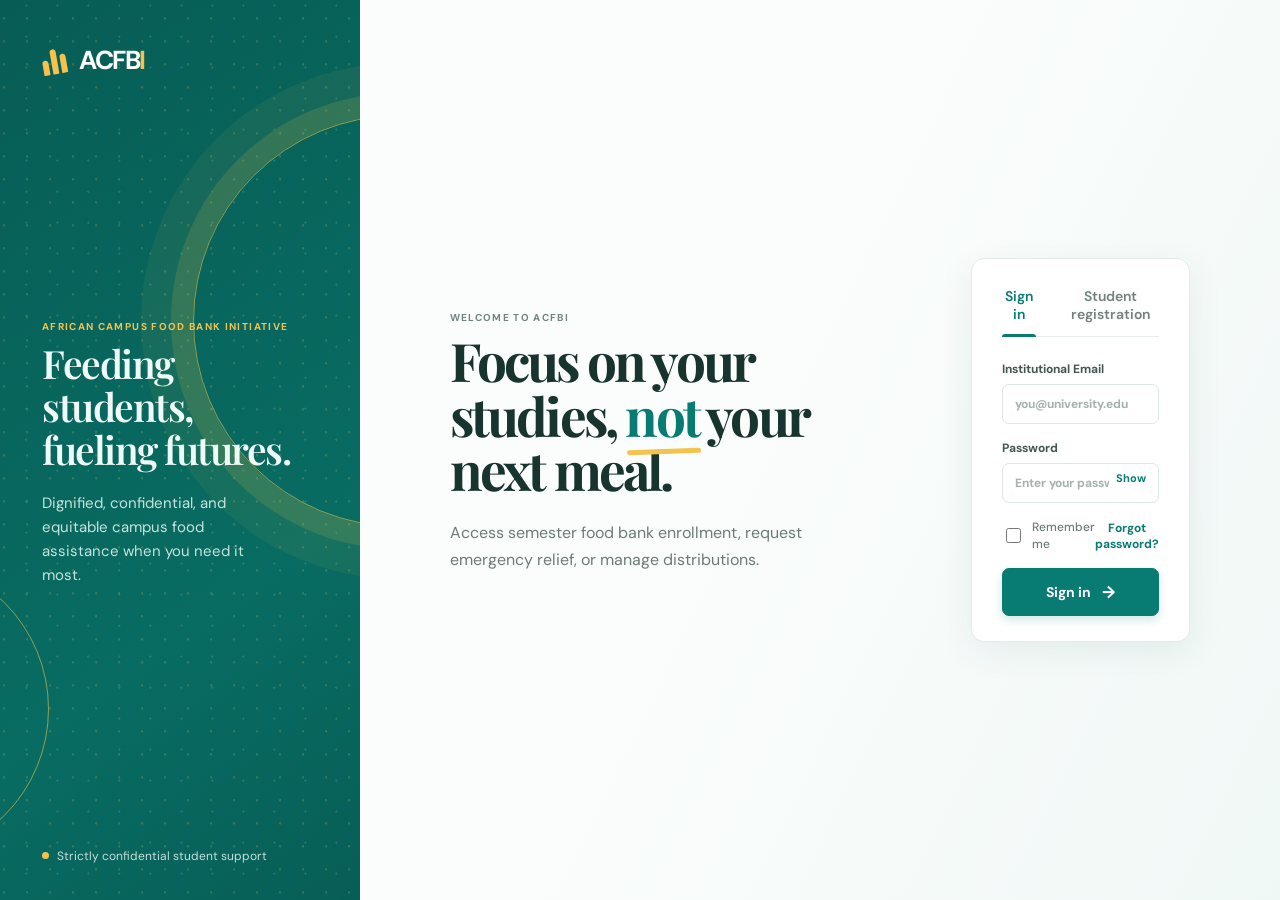
<file: index.html>
<!doctype html>
<html lang="en">
  <head>
    <meta charset="UTF-8" />
    <meta name="viewport" content="width=device-width, initial-scale=1.0" />
    <meta name="theme-color" content="#0f766e" />
    <title>ACFBI | Campus Food Support Portal</title>
    <link rel="preconnect" href="https://fonts.googleapis.com" />
    <link rel="preconnect" href="https://fonts.gstatic.com" crossorigin />
    <link
      href="https://fonts.googleapis.com/css2?family=DM+Sans:wght@400;500;600;700&family=Playfair+Display:wght@600;700&display=swap"
      rel="stylesheet"
    />
    <link rel="stylesheet" href="styles.css?v=7" />
  </head>
  <body>
    <div class="app-shell">
      <aside class="sidebar" id="sidebar">
        <a class="brand" href="#" aria-label="ACFBI home">
          <span class="brand-mark"
            ><span></span><span></span><span></span
          ></span>
          <span>ACFB<span>I</span></span>
        </a>
        <div class="sidebar-copy">
          <p class="eyebrow">AFRICAN CAMPUS FOOD BANK INITIATIVE</p>
          <h2>Feeding students, fueling futures.</h2>
          <p>
            Dignified, confidential, and equitable campus food assistance when
            you need it most.
          </p>
        </div>
        <div class="sidebar-footer">
          <span class="privacy-dot"></span> Strictly confidential student
          support
        </div>
      </aside>

      <main class="main-content">
        <button class="mobile-brand" id="mobileMenu" aria-label="Open menu">
          <span class="brand-mark"
            ><span></span><span></span><span></span
          ></span>
          ACFB<span>I</span>
        </button>

        <!-- UNIFIED AUTH VIEW -->
        <section id="authView" class="auth-view">
          <div class="auth-intro">
            <p class="eyebrow">WELCOME TO ACFBI</p>
            <h1>Focus on your studies, <em>not</em> your next meal.</h1>
            <p>
              Access semester food bank enrollment, request emergency relief, or
              manage distributions.
            </p>
          </div>
          <div class="auth-card">
            <div class="tab-list" role="tablist">
              <button class="tab active" data-auth-tab="login">Sign in</button>
              <button class="tab" data-auth-tab="register">
                Student registration
              </button>
            </div>
            <form id="loginForm" class="auth-form">
              <label
                >Institutional Email
                <input
                  type="email"
                  id="loginEmail"
                  placeholder="you@university.edu"
                  required
                />
              </label>
              <label
                >Password
                <div class="password-wrap">
                  <input
                    type="password"
                    id="loginPassword"
                    placeholder="Enter your password"
                    required
                  />
                  <button
                    type="button"
                    class="show-password"
                    aria-label="Show password"
                  >
                    Show
                  </button>
                </div>
              </label>
              <div class="auth-options">
                <label class="check-label"
                  ><input type="checkbox" /> Remember me</label
                >
                <button type="button" class="text-button" id="forgotPassword">
                  Forgot password?
                </button>
              </div>
              <button class="primary-button full" type="submit">
                Sign in <span>→</span>
              </button>
            </form>

            <form id="registerForm" class="auth-form hidden">
              <div class="two-col">
                <label
                  >First name<input
                    type="text"
                    id="firstName"
                    placeholder="Amina"
                    required
                /></label>
                <label
                  >Last name<input
                    type="text"
                    id="lastName"
                    placeholder="Okafor"
                    required
                /></label>
              </div>
              <label
                >School email<input
                  type="email"
                  id="registerEmail"
                  placeholder="you@university.edu"
                  required
              /></label>
              <label
                >Matric number<input
                  type="text"
                  id="registerMatric"
                  placeholder="e.g. U2023/123456"
                  required
              /></label>
              <label
                >Create password
                <div class="password-wrap">
                  <input
                    type="password"
                    id="registerPassword"
                    minlength="6"
                    placeholder="Minimum 6 characters"
                    required
                  />
                  <button
                    type="button"
                    class="show-password"
                    aria-label="Show password"
                  >
                    Show
                  </button>
                </div>
              </label>
              <label class="check-label terms"
                ><input type="checkbox" required /> I agree to the ACFBI terms
                of student support and privacy policy.</label
              >
              <button class="primary-button full" type="submit">
                Create secure account <span>→</span>
              </button>
            </form>
          </div>
        </section>

        <!-- STUDENT DASHBOARD -->
        <section id="studentView" class="dashboard-view hidden">
          <header class="topbar">
            <div>
              <p class="eyebrow" id="studentDate"></p>
              <h1>Good morning, <span id="studentName">Student</span>.</h1>
            </div>
            <div class="top-actions">
              <button
                class="icon-button notification-button"
                id="notificationButton"
                aria-label="Notifications"
              >
                ♧<i></i>
              </button>
              <button class="profile-button" id="profileButton">
                <span id="profileInitials">ST</span
                ><strong id="profileName">Student</strong><b>⌄</b>
              </button>
              <button
                class="secondary-button"
                id="studentLogout"
                style="padding: 6px 12px; font-size: 0.85rem"
              >
                Sign out
              </button>
            </div>
          </header>

          <div id="notificationsPanel" class="notifications-panel hidden">
            <div class="panel-heading">
              <strong>Notifications</strong
              ><button class="text-button" id="markRead">Mark all read</button>
            </div>
            <div id="notificationList"></div>
          </div>

          <nav class="dashboard-nav" aria-label="Student navigation">
            <button class="nav-item active" data-student-page="overview">
              Overview
            </button>
            <button class="nav-item" data-student-page="apply">
              Apply for food support
            </button>
            <button class="nav-item" data-student-page="history">
              Application history
            </button>
            <button class="nav-item" data-student-page="schedule">
              Pick-up schedule
            </button>
          </nav>

          <section id="student-overview" class="student-page">
            <div class="stat-grid">
              <article class="stat-card">
                <span class="stat-icon teal">✓</span>
                <p>Enrollment status</p>
                <h3 id="currentStatus">None</h3>
                <small id="statusCaption">No active semester application</small>
              </article>
              <article class="stat-card">
                <span class="stat-icon amber">▣</span>
                <p>Food hampers received</p>
                <h3 id="packagesCount">0</h3>
                <small>Bi-weekly pickups this semester</small>
              </article>
              <article class="stat-card">
                <span class="stat-icon coral">◷</span>
                <p>Next pick-up window</p>
                <h3 id="nextCollection">N/A</h3>
                <small>Campus Food Bank Centre</small>
              </article>
            </div>
            <div class="content-grid overview-grid">
              <article class="card help-card">
                <div class="help-art">
                  <span>♢</span><span>○</span><span>✦</span>
                </div>
                <p class="eyebrow">ACFBI CAMPUS SUPPORT</p>
                <h2>Empowering your academic journey.</h2>
                <p>
                  Facing unexpected hardship? Reach out directly to your local
                  campus coordinator.
                </p>
                <button class="text-button" id="contactSupport">
                  Contact campus coordinator →
                </button>
              </article>
            </div>
          </section>

          <section id="student-apply" class="student-page hidden">
            <div class="page-title">
              <div>
                <p class="eyebrow">CAMPUS FOOD BANK INTAKE</p>
                <h2>Apply for food assistance</h2>
                <p>
                  Applications are screened confidentially by the committee.
                </p>
              </div>
              <span class="confidential-badge">◈ ACFBI Confidential</span>
            </div>
            <form id="applicationForm" class="application-form card">
              <div class="form-section">
                <h3>1. Student Verification</h3>
                <p>
                  Ensure details match your active institutional registration.
                </p>
                <div class="two-col">
                  <label
                    >Matric number<input
                      id="appMatric"
                      required
                      placeholder="e.g. U2023/123456" /></label
                  ><label
                    >University email<input
                      id="appEmail"
                      type="email"
                      required
                      placeholder="you@university.edu"
                  /></label>
                </div>
                <label
                  >Student ID card <span class="optional">(Image or PDF)</span>
                  <div class="file-upload">
                    <input
                      type="file"
                      id="idUpload"
                      accept="image/*,.pdf"
                    /><span class="upload-icon">↑</span
                    ><strong id="fileName">Upload student ID card</strong
                    ><small>PNG, JPG or PDF — max 5 MB</small>
                  </div></label
                >
              </div>
              <div class="form-section">
                <h3>2. Support Request Details</h3>
                <div class="two-col">
                  <label
                    >Academic session / term<select id="supportPeriod" required>
                      <option value="">Select academic session</option>
                      <option>Harmattan Semester 2026/2027</option>
                      <option>Rain Semester 2026/2027</option>
                      <option>Summer Session 2027</option>
                    </select></label
                  ><label
                    >Preferred food hamper<select id="packageType" required>
                      <option value="">Select hamper type</option>
                      <option>Grains & Staples Pack</option>
                      <option>Nutritional Support Pack</option>
                      <option>Halal / Vegetarian Option</option>
                    </select></label
                  >
                </div>
                <label
                  >Briefly describe your current situation
                  <span class="optional">(optional)</span
                  ><textarea
                    id="situation"
                    rows="4"
                    placeholder="Share any relevant financial or family challenges. This helps us prioritize aid fairly."
                  ></textarea></label
                ><label class="check-label"
                  ><input type="checkbox" id="urgency" />
                  <strong>Emergency Request:</strong> I am in immediate distress
                  and require emergency relief within 48 hours.</label
                >
              </div>
              <div class="form-section">
                <h3>3. Declaration</h3>
                <label class="check-label"
                  ><input type="checkbox" id="declaration" required /> I confirm
                  that the information provided is accurate and agree to the
                  ACFBI terms of fair distribution.</label
                ><button class="primary-button" type="submit">
                  Submit application <span>→</span>
                </button>
              </div>
            </form>
          </section>

          <section id="student-history" class="student-page hidden">
            <div class="page-title">
              <div>
                <p class="eyebrow">YOUR REQUESTS</p>
                <h2>Application history</h2>
                <p>
                  Track your semester cohort and emergency relief applications.
                </p>
              </div>
              <button class="primary-button" data-student-page="apply">
                New request <span>+</span>
              </button>
            </div>
            <div class="card table-card">
              <table>
                <thead>
                  <tr>
                    <th>APPLICATION</th>
                    <th>SUBMITTED</th>
                    <th>HAMPER TYPE</th>
                    <th>STATUS</th>
                    <th></th>
                  </tr>
                </thead>
                <tbody id="historyBody"></tbody>
              </table>
            </div>
          </section>

          <section id="student-schedule" class="student-page hidden">
            <div class="page-title">
              <div>
                <p class="eyebrow">BI-WEEKLY PICKUP DETAILS</p>
                <h2>Distribution schedule</h2>
                <p>
                  Collect approved food packages at the designated campus
                  center.
                </p>
              </div>
            </div>
            <div class="schedule-layout">
              <div class="card schedule-card">
                <div class="schedule-date">
                  <div>
                    <span>TBD</span><strong>--</strong><small>---</small>
                  </div>
                  <div>
                    <p class="eyebrow">COLLECTION APPOINTMENT</p>
                    <h3>Pick-up Details</h3>
                    <p>Collection window details appear here once approved.</p>
                  </div>
                </div>
                <div class="schedule-info">
                  <p>
                    <span>⌖</span><strong>Campus Food Bank Centre</strong
                    ><br /><small>Ground floor, Student Union Building</small>
                  </p>
                  <p>
                    <span>▣</span
                    ><strong>Bring student ID & collection code</strong
                    ><br /><small
                      >Your verification code:
                      <b id="collectionCode">N/A</b></small
                    >
                  </p>
                </div>
                <button class="secondary-button" id="addCalendar">
                  ＋ Add to calendar
                </button>
              </div>
              <div class="card pickup-note">
                <span>☀</span>
                <h3>Dignified & discreet collection</h3>
                <p>
                  Please arrive with your student ID during your allocated
                  window. If you cannot attend, notify your campus coordinator
                  in advance.
                </p>
                <button class="text-button" id="contactSupport2">
                  Contact coordinator →
                </button>
              </div>
            </div>
          </section>
        </section>

        <!-- ADMIN PORTAL -->
        <section id="adminView" class="admin-view hidden">
          <header class="admin-header">
            <div class="brand compact">
              <span class="brand-mark"
                ><span></span><span></span><span></span></span
              ><span>ACFB<span>I</span></span>
            </div>
            <div class="admin-title">
              <p class="eyebrow">ADMIN PORTAL</p>
              <h2>Campus Food Bank Management</h2>
            </div>
            <div class="admin-right">
              <button class="icon-button" id="adminNotification">
                ♧<i></i>
              </button>
              <button class="profile-button" id="adminProfile">
                <span>YI</span><strong>Yusuf Iteoluwakiishi</strong><b>⌄</b>
              </button>
            </div>
          </header>

          <div class="admin-body">
            <aside class="admin-sidebar">
              <button class="admin-nav active" data-admin-page="admin-overview">
                <span>▦</span> Overview
              </button>
              <button class="admin-nav" data-admin-page="admin-applications">
                <span>▤</span> Applications <b id="pendingBadge">0</b>
              </button>
              <button class="admin-nav" data-admin-page="admin-distribution">
                <span>□</span> Distribution
              </button>
              <button class="admin-nav" data-admin-page="admin-reports">
                <span>◔</span> Reports & analytics
              </button>
              <div class="admin-bottom">
                <button class="admin-nav" id="adminLogout">
                  <span>⇥</span> Sign out
                </button>
              </div>
            </aside>

            <main class="admin-main">
              <section id="admin-overview" class="admin-page">
                <div class="page-title">
                  <div>
                    <p class="eyebrow">OVERVIEW</p>
                    <h1>Good morning, Yusuf.</h1>
                    <p>ACFBI campus food assistance operations summary.</p>
                  </div>
                  <button class="secondary-button" id="exportSummary">
                    ⇩ Export summary
                  </button>
                </div>
                <div class="admin-stat-grid">
                  <article>
                    <span class="metric-icon yellow">▤</span>
                    <p>Pending screening</p>
                    <h2 id="pendingCount">0</h2>
                    <small>Awaiting review</small>
                  </article>
                  <article>
                    <span class="metric-icon green">✓</span>
                    <p>Enrolled cohort</p>
                    <h2 id="approvedCount">0</h2>
                    <small>Verified for semester</small>
                  </article>
                  <article>
                    <span class="metric-icon purple">▣</span>
                    <p>Hampers distributed</p>
                    <h2 id="distributedCount">0</h2>
                    <small>Total handovers</small>
                  </article>
                  <article>
                    <span class="metric-icon coral">⌁</span>
                    <p>Emergency requests</p>
                    <h2 id="urgentCount">0</h2>
                    <small class="urgent-copy">48-hour priority</small>
                  </article>
                </div>
                <div class="admin-grid">
                  <article class="card admin-list-card">
                    <div class="card-heading">
                      <div>
                        <h2>Applications awaiting review</h2>
                        <p>Prioritize emergency requests first.</p>
                      </div>
                      <button
                        class="text-button"
                        data-admin-page="admin-applications"
                      >
                        View all →
                      </button>
                    </div>
                    <div id="awaitingList" class="awaiting-list"></div>
                  </article>
                  <article class="card activity-card">
                    <div class="card-heading">
                      <div>
                        <h2>Recent program activity</h2>
                        <p>Latest updates across intake and distributions.</p>
                      </div>
                    </div>
                    <div id="activityList" class="activity-list"></div>
                  </article>
                </div>
              </section>

              <section id="admin-applications" class="admin-page hidden">
                <div class="page-title">
                  <div>
                    <p class="eyebrow">STUDENT REQUESTS</p>
                    <h1>Applications & Screening</h1>
                    <p>
                      Screen student applications for cohort enrollment or
                      emergency aid.
                    </p>
                  </div>
                  <button class="secondary-button" id="exportApplications">
                    ⇩ Export data
                  </button>
                </div>
                <div class="filter-row">
                  <div class="search-box">
                    ⌕
                    <input
                      id="applicationSearch"
                      placeholder="Search student name or matric number"
                    />
                  </div>
                  <select id="statusFilter">
                    <option value="all">All statuses</option>
                    <option value="Pending">Pending screening</option>
                    <option value="Approved">Approved / Enrolled</option>
                    <option value="Rejected">Declined</option>
                  </select>
                </div>
                <div class="card table-card admin-table-card">
                  <table>
                    <thead>
                      <tr>
                        <th>STUDENT</th>
                        <th>SESSION / HAMPER</th>
                        <th>NEED LEVEL</th>
                        <th>SUBMITTED</th>
                        <th>STATUS</th>
                        <th></th>
                      </tr>
                    </thead>
                    <tbody id="adminApplicationsBody"></tbody>
                  </table>
                </div>
              </section>

              <section id="admin-distribution" class="admin-page hidden">
                <div class="page-title">
                  <div>
                    <p class="eyebrow">CAMPUS FOOD BANK CENTRE</p>
                    <h1>Distribution schedule</h1>
                    <p>
                      Organize bi-weekly collection slots and record hampers
                      distributed.
                    </p>
                  </div>
                  <button class="primary-button" id="newSlot">
                    ＋ Add pickup slot
                  </button>
                </div>
                <div class="distribution-grid">
                  <article class="card">
                    <h2>Upcoming collection slots</h2>
                    <div id="sessionsList" class="sessions-list">
                      <p
                        style="
                          color: #7b8b87;
                          text-align: center;
                          padding: 16px;
                        "
                      >
                        No distribution slots scheduled.
                      </p>
                    </div>
                  </article>
                  <article class="card">
                    <h2>Today’s hampers distributed</h2>
                    <div class="collection-progress">
                      <p><strong>0</strong> food hampers handed over</p>
                      <button class="secondary-button" id="recordCollection">
                        Record handover
                      </button>
                    </div>
                  </article>
                </div>
              </section>

              <section id="admin-reports" class="admin-page hidden">
                <div class="page-title">
                  <div>
                    <p class="eyebrow">PROGRAM EVALUATION</p>
                    <h1>Reports & analytics</h1>
                    <p>
                      Monitor program reach, cohort transitions, and emergency
                      relief volume.
                    </p>
                  </div>
                  <button class="secondary-button" id="downloadReport">
                    ⇩ Download report
                  </button>
                </div>
                <div class="analytics-grid">
                  <article class="card full-span insight-table">
                    <h2>ACFBI Demand & Impact Summary</h2>
                    <p style="padding: 16px; color: #7b8b87">
                      Analytics update automatically as student requests are
                      processed.
                    </p>
                  </article>
                </div>
              </section>
            </main>
          </div>
        </section>
      </main>
    </div>

    <div class="modal-backdrop hidden" id="modalBackdrop">
      <div class="modal" id="modal">
        <button class="modal-close" id="modalClose">×</button>
        <div id="modalContent"></div>
      </div>
    </div>
    <div id="toast" class="toast hidden"></div>
    <script src="app.js?v=8"></script>
  </body>
</html>
</file>
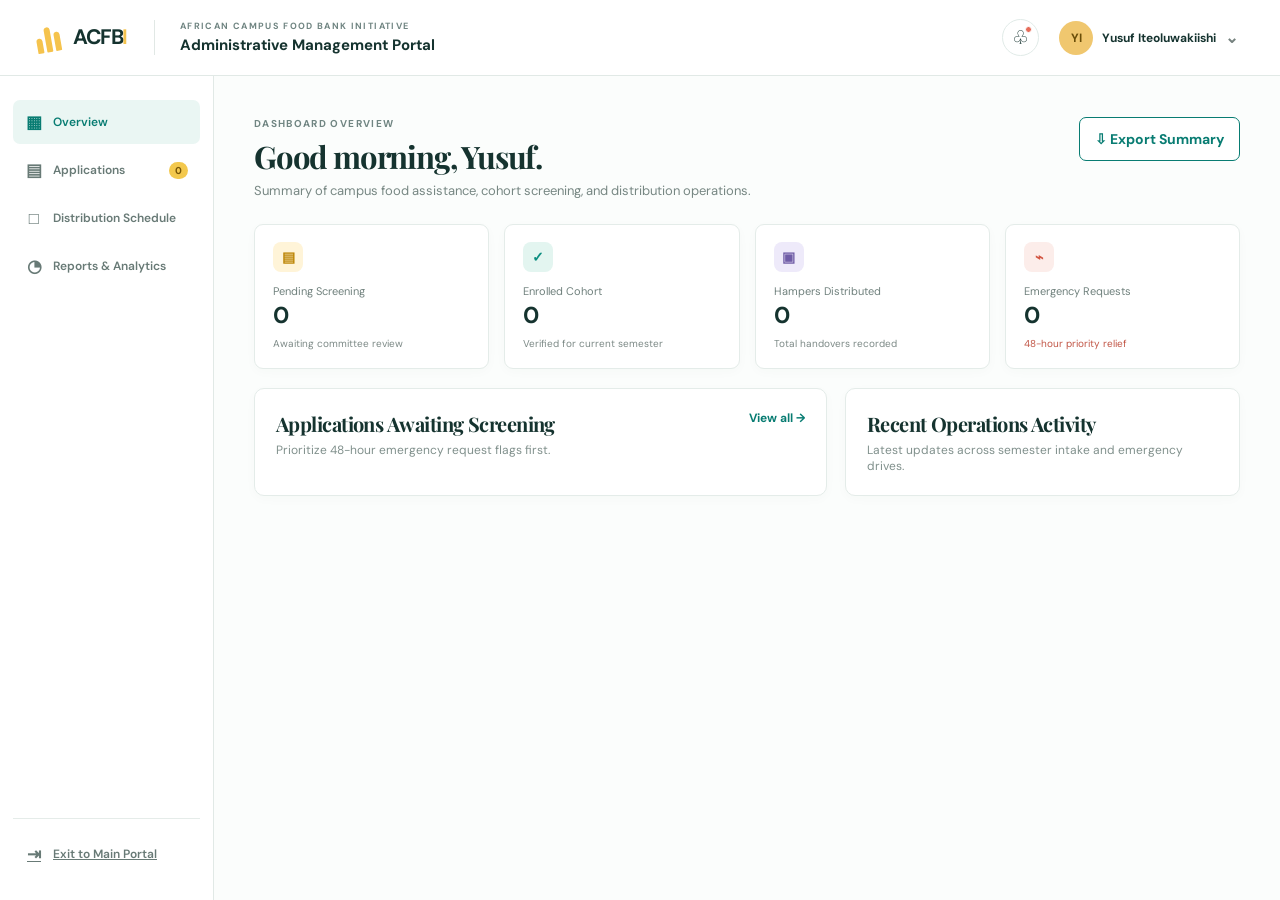
<file: admin.html>
<!doctype html>
<html lang="en">
  <head>
    <meta charset="UTF-8" />
    <meta name="viewport" content="width=device-width, initial-scale=1.0" />
    <meta name="theme-color" content="#0f766e" />
    <title>ACFBI | Administrative Management Portal</title>
    <link rel="preconnect" href="https://fonts.googleapis.com" />
    <link rel="preconnect" href="https://fonts.gstatic.com" crossorigin />
    <link
      href="https://fonts.googleapis.com/css2?family=DM+Sans:wght@400;500;600;700&family=Playfair+Display:wght@600;700&display=swap"
      rel="stylesheet"
    />
    <link rel="stylesheet" href="styles.css?v=8" />
  </head>
  <body class="admin-body-only">
    <div class="admin-portal-wrapper">
      <!-- ADMIN HEADER -->
      <header class="admin-header">
        <div class="brand compact">
          <span class="brand-mark"
            ><span></span><span></span><span></span
          ></span>
          <span>ACFB<span>I</span></span>
        </div>
        <div class="admin-title">
          <p class="eyebrow">AFRICAN CAMPUS FOOD BANK INITIATIVE</p>
          <h2>Administrative Management Portal</h2>
        </div>
        <div class="admin-right">
          <button
            class="icon-button"
            id="adminNotification"
            aria-label="Notifications"
          >
            ♧<i></i>
          </button>
          <button class="profile-button" id="adminProfile">
            <span>YI</span>
            <strong>Yusuf Iteoluwakiishi</strong>
            <b>⌄</b>
          </button>
        </div>
      </header>

      <div class="admin-body">
        <!-- ADMIN NAVIGATION SIDEBAR -->
        <aside class="admin-sidebar">
          <button class="admin-nav active" data-admin-page="admin-overview">
            <span>▦</span> Overview
          </button>
          <button class="admin-nav" data-admin-page="admin-applications">
            <span>▤</span> Applications <b id="pendingBadge">0</b>
          </button>
          <button class="admin-nav" data-admin-page="admin-distribution">
            <span>□</span> Distribution Schedule
          </button>
          <button class="admin-nav" data-admin-page="admin-reports">
            <span>◔</span> Reports & Analytics
          </button>
          <div class="admin-bottom">
            <a href="index.html" class="admin-nav" id="adminLogout">
              <span>⇥</span> Exit to Main Portal
            </a>
          </div>
        </aside>

        <!-- MAIN ADMIN DASHBOARD CONTENT -->
        <main class="admin-main">
          <!-- SECTION 1: OVERVIEW -->
          <section id="admin-overview" class="admin-page">
            <div class="page-title">
              <div>
                <p class="eyebrow">DASHBOARD OVERVIEW</p>
                <h1>Good morning, Yusuf.</h1>
                <p>
                  Summary of campus food assistance, cohort screening, and
                  distribution operations.
                </p>
              </div>
              <button class="secondary-button" id="exportSummary">
                ⇩ Export Summary
              </button>
            </div>

            <div class="admin-stat-grid">
              <article class="stat-card">
                <span class="metric-icon yellow">▤</span>
                <p>Pending Screening</p>
                <h2 id="pendingCount">0</h2>
                <small>Awaiting committee review</small>
              </article>
              <article class="stat-card">
                <span class="metric-icon green">✓</span>
                <p>Enrolled Cohort</p>
                <h2 id="approvedCount">0</h2>
                <small>Verified for current semester</small>
              </article>
              <article class="stat-card">
                <span class="metric-icon purple">▣</span>
                <p>Hampers Distributed</p>
                <h2 id="distributedCount">0</h2>
                <small>Total handovers recorded</small>
              </article>
              <article class="stat-card">
                <span class="metric-icon coral">⌁</span>
                <p>Emergency Requests</p>
                <h2 id="urgentCount">0</h2>
                <small class="urgent-copy">48-hour priority relief</small>
              </article>
            </div>

            <div class="admin-grid">
              <article class="card admin-list-card">
                <div class="card-heading">
                  <div>
                    <h2>Applications Awaiting Screening</h2>
                    <p>Prioritize 48-hour emergency request flags first.</p>
                  </div>
                  <button
                    class="text-button"
                    data-admin-page="admin-applications"
                  >
                    View all →
                  </button>
                </div>
                <div id="awaitingList" class="awaiting-list">
                  <!-- Dynamically populated via app.js -->
                </div>
              </article>

              <article class="card activity-card">
                <div class="card-heading">
                  <div>
                    <h2>Recent Operations Activity</h2>
                    <p>
                      Latest updates across semester intake and emergency
                      drives.
                    </p>
                  </div>
                </div>
                <div id="activityList" class="activity-list">
                  <!-- Dynamically populated via app.js -->
                </div>
              </article>
            </div>
          </section>

          <!-- SECTION 2: APPLICATIONS SCREENING -->
          <section id="admin-applications" class="admin-page hidden">
            <div class="page-title">
              <div>
                <p class="eyebrow">STUDENT REQUESTS</p>
                <h1>Applications & Screening</h1>
                <p>
                  Confidential evaluation for semester cohort enrollment and
                  emergency assistance.
                </p>
              </div>
              <button class="secondary-button" id="exportApplications">
                ⇩ Export Application Data
              </button>
            </div>

            <div class="filter-row">
              <div class="search-box">
                ⌕
                <input
                  id="applicationSearch"
                  placeholder="Search by student name or matric number"
                />
              </div>
              <select id="statusFilter">
                <option value="all">All Application Statuses</option>
                <option value="Pending">Pending Screening</option>
                <option value="Approved">Approved / Enrolled Cohort</option>
                <option value="Rejected">Declined Requests</option>
              </select>
            </div>

            <div class="card table-card admin-table-card">
              <table>
                <thead>
                  <tr>
                    <th>STUDENT</th>
                    <th>SESSION / HAMPER</th>
                    <th>NEED LEVEL</th>
                    <th>SUBMITTED</th>
                    <th>STATUS</th>
                    <th>ACTIONS</th>
                  </tr>
                </thead>
                <tbody id="adminApplicationsBody">
                  <!-- Dynamically populated via app.js -->
                </tbody>
              </table>
            </div>
          </section>

          <!-- SECTION 3: CAMPUS DISTRIBUTION SCHEDULE -->
          <section id="admin-distribution" class="admin-page hidden">
            <div class="page-title">
              <div>
                <p class="eyebrow">CAMPUS FOOD BANK CENTRE</p>
                <h1>Distribution & Pick-up Slots</h1>
                <p>
                  Manage bi-weekly collection slots and record food package
                  handovers at the Student Union Centre.
                </p>
              </div>
              <button class="primary-button" id="newSlot">
                ＋ Add Collection Slot
              </button>
            </div>

            <div class="distribution-grid">
              <article class="card">
                <h2>Upcoming Bi-Weekly Collection Slots</h2>
                <div id="sessionsList" class="sessions-list">
                  <p style="color: #7b8b87; text-align: center; padding: 16px">
                    No distribution slots currently scheduled.
                  </p>
                </div>
              </article>

              <article class="card">
                <h2>Record Package Handover</h2>
                <div class="collection-progress">
                  <p>
                    Track package handovers for verified student IDs in real
                    time.
                  </p>
                  <button class="secondary-button" id="recordCollection">
                    Record Package Handover
                  </button>
                </div>
              </article>
            </div>
          </section>

          <!-- SECTION 4: PROGRAM REPORTS & ANALYTICS -->
          <section id="admin-reports" class="admin-page hidden">
            <div class="page-title">
              <div>
                <p class="eyebrow">PROGRAM EVALUATION</p>
                <h1>Reports & Impact Metrics</h1>
                <p>
                  Monitor campus reach, beneficiary volume, and hardship
                  mitigation indicators.
                </p>
              </div>
              <button class="secondary-button" id="downloadReport">
                ⇩ Download Full Analytics Report
              </button>
            </div>

            <div class="analytics-grid">
              <article class="card full-span insight-table">
                <h2>ACFBI Demand & Performance Metrics Summary</h2>
                <p style="padding: 16px; color: #7b8b87">
                  Metrics update automatically as applicant intake cycles and
                  distributions are processed.
                </p>
              </article>
            </div>
          </section>
        </main>
      </div>
    </div>

    <!-- MODAL & NOTIFICATION CONTAINER -->
    <div class="modal-backdrop hidden" id="modalBackdrop">
      <div class="modal" id="modal">
        <button class="modal-close" id="modalClose">×</button>
        <div id="modalContent"></div>
      </div>
    </div>
    <div id="toast" class="toast hidden"></div>

    <script src="app.js?v=8"></script>
    <script>
      // Automatically switch to admin view on script load for admin.html
      document.addEventListener("DOMContentLoaded", () => {
        if (typeof switchMainView === "function") {
          switchMainView("admin");
        }
      });
    </script>
  </body>
</html>
</file>
<file: styles.css>
:root { --ink:#15332f; --muted:#6d7b78; --line:#e5ece9; --paper:#fbfdfc; --teal:#087c72; --teal-dark:#075f58; --pale:#e7f5f1; --yellow:#f7bf42; --coral:#e66c59; --purple:#7762a8; --shadow:0 10px 35px rgba(27,73,64,.08); }
* { box-sizing:border-box; }
body { margin:0; color:var(--ink); background:var(--paper); font-family:"DM Sans",Arial,sans-serif; font-size:14px; }
button,input,textarea,select { font:inherit; } button { cursor:pointer; } .hidden { display:none!important; }
.app-shell { min-height:100vh; display:grid; grid-template-columns:360px minmax(0,1fr); }
.app-shell.dashboard-shell { display:block; }
.dashboard-shell .sidebar { display:none; }
.sidebar { position:sticky; top:0; align-self:start; height:100vh; padding:46px 42px 36px; color:#effaf7; display:flex; flex-direction:column; overflow:hidden; background:#075e57; background-image:radial-gradient(circle at 18% 80%,rgba(225,180,71,.22) 0 1px,transparent 1.4px),radial-gradient(circle at 85% 18%,rgba(255,255,255,.11) 0 1px,transparent 1.3px),linear-gradient(145deg,#075d56,#086c62 66%,#075e57); background-size:23px 23px,31px 31px,auto; }
.sidebar:before,.sidebar:after { content:""; position:absolute; pointer-events:none; border:1px solid rgba(245,197,70,.58); border-radius:50%; } .sidebar:before { width:410px;height:410px; right:-245px;top:115px; box-shadow:0 0 0 22px rgba(245,197,70,.13),0 0 0 52px rgba(245,197,70,.06); }.sidebar:after {width:300px;height:300px;left:-253px;bottom:40px;}
.brand { color:#fff; text-decoration:none; font-size:26px; line-height:1; font-weight:700; letter-spacing:-1.4px; display:inline-flex; align-items:center; gap:10px; z-index:1; }.brand>span:last-child>span,.mobile-brand>span:last-child { color:#f4c34e; }.brand-mark { position:relative; display:inline-flex!important; width:27px;height:28px; transform:rotate(-10deg); align-items:flex-end;gap:3px; }.brand-mark span{ display:block;width:6px;border-radius:8px 8px 2px 2px; background:#f5c34d;}.brand-mark span:nth-child(1){height:15px}.brand-mark span:nth-child(2){height:25px}.brand-mark span:nth-child(3){height:19px}
.sidebar-copy { z-index:1; margin:auto 0; max-width:260px; }.eyebrow { color:#708582; margin:0 0 9px; letter-spacing:1.35px; font-weight:700; font-size:10px; }.sidebar .eyebrow { color:#f4c34e; }.sidebar h2 { font-family:"Playfair Display",serif; font-weight:600; font-size:39px; line-height:1.1; letter-spacing:-1.5px; margin:0 0 20px; }.sidebar-copy>p:last-child { font-size:15px;line-height:1.6;max-width:215px;color:#c8e3dd; }.sidebar-footer { position:relative;z-index:1;color:#c6ded9;font-size:12px;display:flex;gap:8px;align-items:center; }.privacy-dot { height:7px;width:7px;border-radius:50%;background:#f4c34e; }
.main-content { min-width:0; }.auth-view { min-height:100vh; display:flex;align-items:center;justify-content:center;gap:min(10vw,145px);padding:48px 7vw;background:linear-gradient(116deg,#fbfdfc 40%,#f0f8f6); }.auth-intro { max-width:440px; }.auth-intro h1 { font-family:"Playfair Display",serif;font-size:53px;letter-spacing:-2.8px;line-height:1.03;margin:0 0 22px;color:#17342f; }.auth-intro h1 em { color:var(--teal);font-style:normal;position:relative;}.auth-intro h1 em:after { content:"";position:absolute;bottom:-4px;left:2px;height:5px;width:100%;background:#f2c34d;border-radius:4px;transform:rotate(-2deg); }.auth-intro>p:last-child { line-height:1.7;color:var(--muted);font-size:16px;max-width:385px;}.auth-card { width:400px; max-width:100%; padding:28px 30px 25px; background:white;border:1px solid #e4ece9;border-radius:13px;box-shadow:var(--shadow); }.tab-list {display:flex;border-bottom:1px solid var(--line);margin-bottom:24px;gap:26px;}.tab {padding:0 2px 13px;border:0;background:transparent;color:#72817d;font-weight:600;position:relative;}.tab.active {color:var(--teal);}.tab.active:after {content:"";height:3px;border-radius:3px 3px 0 0;background:var(--teal);position:absolute;left:0;right:0;bottom:-1px;}
.auth-form,.application-form { display:grid;gap:16px; } label { color:#435652;font-size:12px;font-weight:700;display:grid;gap:7px; } input,textarea,select { width:100%;border:1px solid #dce6e3;border-radius:6px;padding:11px 12px;color:#213a35;outline:0;background:#fff;transition:.18s;border-radius:7px; } input:focus,textarea:focus,select:focus {border-color:#18a596;box-shadow:0 0 0 3px rgba(24,165,150,.12)} ::placeholder {color:#a5b1ae}.password-wrap{position:relative}.password-wrap input{width:100%;padding-right:49px}.show-password{position:absolute;right:7px;top:7px;border:0;background:none;color:var(--teal);font-size:11px;font-weight:700}.two-col {display:grid;grid-template-columns:1fr 1fr;gap:13px}.auth-options {display:flex;justify-content:space-between;align-items:center}.check-label {display:flex;align-items:center;gap:8px;font-weight:500;color:#6d7c78;line-height:1.4}.check-label input{padding:0;accent-color:var(--teal);width:15px;height:15px;flex:0 0 auto}.terms{margin-top:-4px}.text-button { border:0;padding:0;background:none;color:var(--teal);font-weight:700;font-size:12px; }.primary-button,.secondary-button {border-radius:7px;padding:12px 15px;font-weight:700;border:1px solid var(--teal);transition:.2s}.primary-button {background:var(--teal);color:white;box-shadow:0 4px 10px rgba(8,124,114,.18)}.primary-button:hover {background:var(--teal-dark);transform:translateY(-1px)}.primary-button span{margin-left:8px;font-size:17px;vertical-align:-1px}.secondary-button {background:#fff;color:var(--teal);}.secondary-button:hover {background:var(--pale)}.full {width:100%;font-size:14px}.demo-button { border:1px dashed #bad7d0;background:#f3faf8;color:#16766d;border-radius:7px;padding:10px;font-weight:700;font-size:12px}.admin-access{text-align:center;margin:3px 0 0;color:#76847f;font-size:12px}.mobile-brand{display:none}
/* Student dashboard */
.dashboard-view {min-height:100vh;background:#f7faf9;padding:38px min(5vw,72px) 70px;position:relative}.topbar,.card-heading,.page-title{display:flex;align-items:flex-start;justify-content:space-between;gap:20px}.topbar h1,.page-title h1,.page-title h2{font-family:"Playfair Display",serif;letter-spacing:-1.2px;margin:0;font-size:31px;line-height:1.15}.topbar h1 span{color:var(--teal)}.top-actions,.admin-right{display:flex;align-items:center;gap:14px}.icon-button{border:1px solid #e1ebe8;background:white;width:37px;height:37px;border-radius:50%;font-size:19px;line-height:1;color:var(--ink);position:relative}.icon-button i{position:absolute;width:7px;height:7px;background:var(--coral);border-radius:50%;right:6px;top:6px;border:1px solid white}.profile-button{border:0;background:transparent;display:flex;align-items:center;gap:9px;color:var(--ink);font-size:12px}.profile-button span{display:grid;place-items:center;border-radius:50%;width:34px;height:34px;background:#f0c76f;color:#694d08;font-weight:700}.profile-button b{font-size:16px;color:#75817e}.dashboard-nav{display:flex;gap:6px;margin:37px 0 25px;border-bottom:1px solid #e4ece9}.nav-item{border:0;background:transparent;padding:0 13px 14px;color:#72817d;font-weight:700;font-size:12px;position:relative}.nav-item:first-child{padding-left:0}.nav-item.active{color:var(--teal)}.nav-item.active:after{content:"";height:3px;background:var(--teal);border-radius:3px 3px 0 0;position:absolute;left:8px;right:8px;bottom:-1px}.nav-item:first-child:after{left:0}.alert-banner{background:#fff5d9;border:1px solid #f4e0a0;border-radius:8px;padding:12px 15px;display:flex;align-items:center;gap:11px;margin-bottom:20px;color:#665326}.alert-banner p{margin:0;font-size:12px;flex:1}.alert-banner button{border:0;background:none;color:#8a6a18;font-weight:700;font-size:12px}.alert-icon{background:#f3c650;border-radius:50%;width:24px;height:24px;display:grid;place-items:center;color:white}.stat-grid{display:grid;grid-template-columns:repeat(3,1fr);gap:18px;margin-bottom:18px}.stat-card,.card{background:white;border:1px solid #e4ece9;border-radius:10px;box-shadow:0 3px 12px rgba(20,68,58,.025)}.stat-card{padding:19px 20px;position:relative}.stat-card p{color:#778783;margin:12px 0 5px;font-size:12px}.stat-card h3{font-size:20px;margin:0 0 3px}.stat-card small{color:#82908d;font-size:11px}.stat-icon{width:29px;height:29px;display:grid;place-items:center;border-radius:8px;font-weight:700}.teal{background:#e2f4f0;color:#087c72}.amber{background:#fff4d9;color:#d28b00}.coral{background:#fcedea;color:#d25643}.overview-grid{display:grid;grid-template-columns:minmax(0,1.55fr) minmax(250px,.85fr);gap:18px}.card{padding:22px}.card-heading h2,.help-card h2,.schedule-card h3,.modal h2{font-family:"Playfair Display",serif;margin:0;letter-spacing:-.55px;font-size:20px}.card-heading p{margin:5px 0 0;color:#80908c;font-size:12px}.status{display:inline-flex;align-items:center;gap:5px;padding:5px 9px;border-radius:18px;font-size:11px;font-weight:700}.status:before{content:"";height:6px;width:6px;border-radius:50%}.approved{color:#087c72;background:#e5f5f1}.approved:before{background:#0a9486}.pending{color:#97700a;background:#fff4d4}.pending:before{background:#e6aa13}.rejected{color:#b34d41;background:#fceae7}.rejected:before{background:#e16655}.application-track{display:flex;justify-content:space-between;position:relative;margin:39px 18px 30px}.track-line{position:absolute;height:2px;background:#b9ded7;top:11px;left:4px;right:4px}.track-step{position:relative;text-align:center;z-index:1;color:#899590;font-size:11px;font-weight:700;width:62px}.track-step i{font-style:normal;display:grid;place-items:center;width:23px;height:23px;margin:0 auto 8px;border-radius:50%;background:#e6edea;border:2px solid #fff;color:#7d8d88}.track-step.complete i{background:var(--teal);color:#fff}.track-step.current i{background:#f7c54e;color:#765704}.track-step span{display:block}.track-step small{display:block;font-weight:500;font-size:10px;color:#97a19e;margin-top:3px}.collection-row{border-top:1px solid var(--line);padding-top:16px;display:flex;align-items:center;gap:11px}.calendar-icon{display:grid;place-items:center;width:33px;height:33px;border-radius:7px;background:#e9f5f2;color:var(--teal)}.collection-row div{flex:1}.collection-row strong{font-size:12px}.collection-row p{margin:3px 0 0;color:#778581;font-size:11px}.collection-row .secondary-button{padding:7px 10px;font-size:11px}.help-card{background:#0b756c;color:#fff;position:relative;overflow:hidden}.help-card:after{content:"";position:absolute;border-radius:50%;border:1px solid rgba(248,205,94,.8);width:210px;height:210px;right:-130px;bottom:-120px;box-shadow:0 0 0 17px rgba(248,205,94,.12)}.help-card .eyebrow{color:#f7c34d;margin-top:25px}.help-card h2{font-size:25px}.help-card>p:not(.eyebrow){color:#d1e7e1;font-size:12px;line-height:1.55;max-width:200px}.help-card .text-button{color:#f8cb59;position:relative;z-index:1}.help-art{height:44px;position:absolute;top:14px;right:17px;color:#f6ca53;font-size:27px;opacity:.9}.help-art span{position:absolute}.help-art span:nth-child(1){right:0}.help-art span:nth-child(2){right:35px;top:18px;font-size:14px}.help-art span:nth-child(3){right:54px;top:-5px;font-size:16px}
.notifications-panel{position:absolute;right:min(5vw,72px);top:83px;width:335px;z-index:3;background:white;border:1px solid #e0eae7;box-shadow:var(--shadow);border-radius:10px;padding:17px}.panel-heading{display:flex;justify-content:space-between;align-items:center;border-bottom:1px solid var(--line);padding-bottom:12px}.notification{padding:13px 0;border-bottom:1px solid #edf1ef;display:flex;gap:10px}.notification:last-child{border:0}.notification i{width:8px;height:8px;background:var(--coral);border-radius:50%;margin-top:5px}.notification p{font-size:12px;line-height:1.45;margin:0}.notification small{color:#84928e;font-size:10px}.page-title{margin:4px 0 25px}.page-title h2{font-size:32px}.page-title>div>p:last-child{color:#778783;margin:7px 0 0;font-size:13px}.confidential-badge{border-radius:16px;padding:7px 10px;color:#087c72;background:#e7f5f2;font-size:11px;font-weight:700}.application-form{max-width:820px;padding:0}.form-section{padding:25px 27px;border-bottom:1px solid var(--line);display:grid;gap:15px}.form-section:last-child{border:0}.form-section h3{margin:0;font-size:16px}.form-section>p{margin:-7px 0 0;color:#758581;font-size:12px;line-height:1.5}.optional{color:#97a4a1;font-weight:500}.file-upload{border:1.5px dashed #b9d8d2;border-radius:8px;background:#f7fcfa;min-height:100px;display:grid;place-items:center;align-content:center;gap:3px;position:relative;color:#438078}.file-upload input{position:absolute;inset:0;opacity:0;cursor:pointer}.file-upload strong{font-size:12px}.file-upload small{font-size:10px;color:#82918c}.upload-icon{font-size:20px;color:var(--teal)}.table-card{padding:0;overflow:auto}.table-card table,.insight-table table{width:100%;border-collapse:collapse;text-align:left}.table-card th,.insight-table th{height:48px;background:#f7faf9;color:#78908a;font-size:10px;letter-spacing:.8px}.table-card th:first-child,.table-card td:first-child{padding-left:23px}.table-card td{padding:15px 10px;border-top:1px solid #edf1ef;font-size:12px}.table-card td:last-child{text-align:right;padding-right:20px}.table-card td .text-button{font-size:11px}.history-name{font-weight:700;display:block}.history-sub{color:#80908c;font-size:10px;margin-top:3px}.schedule-layout{display:grid;grid-template-columns:1.3fr .7fr;gap:18px}.schedule-date{display:flex;gap:18px;align-items:center;border-bottom:1px solid var(--line);padding-bottom:19px}.schedule-date>div:first-child{width:65px;height:75px;display:flex;flex-direction:column;align-items:center;background:#e8f4f1;color:var(--teal);border-radius:8px;overflow:hidden}.schedule-date>div:first-child span{font-size:10px;background:var(--teal);width:100%;color:#fff;text-align:center;padding:5px}.schedule-date>div:first-child strong{font-size:27px;line-height:1.1;margin-top:3px}.schedule-date>div:first-child small{font-size:10px}.schedule-date h3{margin:0 0 5px}.schedule-date p{margin:0;color:#6f7f7b;font-size:12px}.schedule-info{display:grid;gap:18px;padding:21px 0}.schedule-info p{margin:0;padding-left:31px;position:relative;font-size:12px;line-height:1.5}.schedule-info p>span{position:absolute;left:0;color:var(--teal);font-size:20px}.schedule-info small{color:#7e8b88}.schedule-info b{color:var(--teal);letter-spacing:1px}.pickup-note{background:#f0f8f5;border-color:#dcece7}.pickup-note>span{font-size:30px;color:#d6a22d}.pickup-note h3{font-family:"Playfair Display",serif;margin:11px 0 7px;font-size:20px}.pickup-note p{font-size:12px;line-height:1.55;color:#637571;margin:0 0 16px}
/* Admin */
.admin-view{min-height:100vh;background:#f6f8f7}.admin-header{height:76px;background:#fff;border-bottom:1px solid #e1e9e6;display:flex;align-items:center;padding:0 36px;gap:27px}.brand.compact{color:var(--ink);font-size:21px}.admin-title{border-left:1px solid #e1e8e5;padding-left:25px}.admin-title .eyebrow{margin:0 0 3px;font-size:9px}.admin-title h2{font-size:15px;margin:0}.admin-right{margin-left:auto}.admin-body{display:flex;min-height:calc(100vh - 76px)}.admin-sidebar{width:214px;background:#fff;border-right:1px solid #e1e9e6;padding:24px 13px;display:flex;flex-direction:column;gap:4px}.admin-nav{border:0;background:transparent;color:#687a76;border-radius:7px;padding:11px 12px;text-align:left;font-weight:600;font-size:12px;display:flex;align-items:center;gap:10px}.admin-nav>span{font-size:17px;width:18px;text-align:center}.admin-nav:hover,.admin-nav.active{background:#eaf6f3;color:var(--teal)}.admin-nav b{margin-left:auto;background:#f3c84d;border-radius:10px;padding:2px 6px;font-size:10px;color:#765507}.admin-bottom{margin-top:auto;border-top:1px solid var(--line);padding-top:13px}.admin-main{padding:37px 40px 60px;flex:1;min-width:0}.admin-main .page-title h1{font-size:31px}.admin-stat-grid{display:grid;grid-template-columns:repeat(4,1fr);gap:15px;margin-bottom:19px}.admin-stat-grid article{background:#fff;border:1px solid #e4ece9;border-radius:9px;padding:17px 18px}.metric-icon{width:30px;height:30px;border-radius:8px;display:grid;place-items:center;font-weight:700}.yellow{background:#fff4d8;color:#bc8403}.green{background:#e3f5f0;color:#0c8e80}.purple{background:#eeeafa;color:#6f5ca6}.admin-stat-grid p{font-size:11px;color:#70817d;margin:12px 0 2px}.admin-stat-grid h2{margin:0 0 3px;font-size:23px}.admin-stat-grid small{font-size:10px;color:#7c8986}.admin-stat-grid small b{color:#0a927f}.admin-stat-grid .urgent-copy{color:#c15545}.admin-grid{display:grid;grid-template-columns:1.45fr 1fr;gap:18px}.admin-list-card,.activity-card{padding:21px}.awaiting-row{display:grid;grid-template-columns:auto 1fr auto auto;align-items:center;gap:10px;border-top:1px solid #edf1ef;padding:13px 0}.awaiting-row:first-child{margin-top:15px}.avatar{width:32px;height:32px;border-radius:50%;display:grid;place-items:center;background:#dceee9;color:#0c766a;font-size:11px;font-weight:700}.applicant-name{font-weight:700;font-size:12px}.applicant-sub{font-size:10px;color:#82918d;margin-top:3px}.eligibility{font-size:10px;font-weight:700;padding:4px 6px;border-radius:4px;background:#f3f6f5;color:#647773}.eligibility.high{color:#087c72;background:#e7f5f2}.eligibility.review{color:#aa7605;background:#fff5db}.review-button{border:1px solid #cae3dd;color:var(--teal);background:white;border-radius:5px;padding:6px 8px;font-weight:700;font-size:10px}.activity{padding:13px 0;border-top:1px solid #edf1ef;display:flex;gap:9px}.activity:first-child{margin-top:15px}.activity-icon{display:grid;place-items:center;width:27px;height:27px;border-radius:50%;background:#e7f4f1;color:var(--teal);font-size:12px}.activity p{font-size:11px;line-height:1.45;margin:0;color:#526460}.activity p strong{color:var(--ink)}.activity small{font-size:10px;color:#98a39f}.filter-row{display:flex;gap:12px;margin:-4px 0 18px}.filter-row select{padding:9px 11px;font-size:12px}.search-box{border:1px solid #dce6e3;background:#fff;border-radius:7px;padding:0 11px;display:flex;align-items:center;color:#72827e;width:280px}.search-box input{padding:9px;border:0;width:100%;box-shadow:none}.admin-table-card td{vertical-align:middle}.student-cell{display:flex;gap:9px;align-items:center}.student-cell .avatar{width:29px;height:29px;font-size:10px}.distribution-grid{display:grid;grid-template-columns:1.3fr .7fr;gap:19px}.distribution-grid .card{padding:22px}.distribution-grid h2{font-family:"Playfair Display",serif;font-size:20px;margin:0 0 15px}.session{border-top:1px solid var(--line);padding:14px 0;display:flex;align-items:center;gap:12px}.session-date{border-radius:6px;width:42px;height:42px;background:#e9f4f1;color:var(--teal);display:grid;place-content:center;text-align:center}.session-date b{font-size:15px;line-height:1}.session-date small{font-size:9px;font-weight:700}.session>div:nth-child(2){flex:1}.session strong{font-size:12px}.session p{margin:3px 0 0;font-size:10px;color:#788783}.session>span{font-size:11px;color:#75847f}.collection-progress{text-align:center;padding:14px 0 4px}.progress-ring{width:130px;height:130px;border-radius:50%;margin:5px auto 17px;background:conic-gradient(var(--teal) 0 68%,#e4efec 68% 100%);display:grid;place-content:center;position:relative}.progress-ring:before{content:"";position:absolute;inset:10px;background:white;border-radius:50%}.progress-ring strong,.progress-ring span{z-index:1}.progress-ring strong{font-size:25px}.progress-ring span{font-size:10px;color:#71817d}.collection-progress p{font-size:12px;color:#75847f}.analytics-grid{display:grid;grid-template-columns:1.3fr .7fr;gap:18px}.chart-card,.breakdown-card{min-height:300px}.chart-legend{font-size:10px;color:#75837f}.chart-legend i{display:inline-block;width:8px;height:8px;border-radius:50%;background:var(--teal);margin-right:4px}.bar-chart{height:200px;border-bottom:1px solid #dfe9e6;display:flex;justify-content:space-around;align-items:flex-end;padding:0 10px}.bar-chart>div{height:100%;display:flex;align-items:flex-end;position:relative;width:34px}.bar-chart i{display:block;width:100%;border-radius:4px 4px 0 0;background:linear-gradient(#18a095,#087c72);}.bar-chart span{position:absolute;bottom:-22px;left:0;font-size:10px;color:#81908c}.breakdown-card h2{font-family:"Playfair Display",serif;font-size:20px;margin:0}.donut-wrap{display:flex;align-items:center;justify-content:center;gap:23px;height:220px}.donut{width:134px;height:134px;border-radius:50%;background:conic-gradient(#0b8e7d 0 72%,#f2bf43 72% 88%,#e66656 88%);position:relative;display:grid;place-content:center;text-align:center}.donut:before{content:"";position:absolute;inset:17px;background:#fff;border-radius:50%}.donut strong,.donut span{z-index:1}.donut strong{font-size:22px}.donut span{font-size:9px;color:#71817d}.donut-wrap ul{list-style:none;padding:0;margin:0;display:grid;gap:11px;font-size:10px;color:#667874}.donut-wrap li{white-space:nowrap}.donut-wrap i{display:inline-block;width:8px;height:8px;border-radius:50%;margin-right:5px}.green-dot{background:#0b8e7d}.yellow-dot{background:#f2bf43}.red-dot{background:#e66656}.donut-wrap b{color:var(--ink);margin-left:5px}.full-span{grid-column:1/-1}.insight-table{padding:22px}.insight-table h2{font-family:"Playfair Display",serif;font-size:20px;margin:0 0 15px}.insight-table th{background:transparent;border-bottom:1px solid #e5ece9;height:32px}.insight-table td{padding:12px 0;border-bottom:1px solid #eef2f0;font-size:12px}.rate{padding:4px 7px;border-radius:3px;color:#087c72;background:#e8f5f1;font-size:10px;font-weight:700}
.modal-backdrop{position:fixed;inset:0;background:rgba(10,38,32,.45);z-index:20;display:grid;place-items:center;padding:20px}.modal{position:relative;background:#fff;width:500px;max-width:100%;border-radius:12px;box-shadow:0 20px 60px rgba(0,0,0,.2);padding:28px}.modal-close{position:absolute;right:13px;top:10px;border:0;background:transparent;font-size:25px;color:#78908b}.modal p{color:#667875;line-height:1.6;font-size:13px}.modal .modal-actions{display:flex;justify-content:flex-end;gap:9px;margin-top:21px}.review-details{background:#f6faf8;border-radius:7px;padding:13px;margin-top:15px;font-size:12px;line-height:1.8}.review-details b{color:#243c38}.modal textarea{width:100%;margin-top:14px}.toast{position:fixed;z-index:30;bottom:25px;left:50%;transform:translateX(-50%);background:#173d37;color:#fff;border-radius:7px;padding:12px 17px;box-shadow:var(--shadow);font-size:12px}.toast.show{animation:toast-in .3s ease}.toast.success:before{content:"✓";color:#7de0cf;margin-right:8px}@keyframes toast-in{from{opacity:0;transform:translate(-50%,15px)}to{opacity:1;transform:translate(-50%,0)}}
@media(max-width:1100px){.app-shell{grid-template-columns:280px minmax(0,1fr)}.sidebar{padding:38px 31px}.sidebar h2{font-size:34px}.auth-view{gap:60px;padding:35px}.auth-intro h1{font-size:45px}.admin-stat-grid{grid-template-columns:repeat(2,1fr)}}
@media(max-width:830px){.app-shell{display:block}.sidebar{display:none}.mobile-brand{display:flex;border:0;background:#075e57;width:100%;color:#fff;padding:18px 22px;align-items:center;gap:9px;font-size:22px;font-weight:700;text-align:left}.auth-view{min-height:calc(100vh - 66px);padding:38px 24px;display:block}.auth-intro{max-width:540px;margin:0 auto 30px}.auth-intro h1{font-size:42px}.auth-card{margin:auto}.dashboard-view{padding:27px 24px}.stat-grid{grid-template-columns:1fr 1fr}.overview-grid,.schedule-layout{grid-template-columns:1fr}.help-card{min-height:200px}.admin-header{padding:0 20px}.admin-title{display:none}.admin-body{display:block}.admin-sidebar{width:100%;height:auto;flex-direction:row;overflow:auto;padding:8px 14px}.admin-nav{white-space:nowrap}.admin-bottom{margin:0;border:0;padding:0;display:flex}.admin-bottom .admin-nav{display:none}.admin-main{padding:30px 23px}.admin-grid,.distribution-grid,.analytics-grid{grid-template-columns:1fr}.admin-sidebar+ .admin-main{} }
@media(max-width:560px){
  .auth-intro h1{font-size:37px}.auth-card{padding:22px 19px}.two-col{grid-template-columns:1fr}.topbar{align-items:center}.topbar h1,.page-title h2,.admin-main .page-title h1{font-size:26px}.top-actions .profile-button strong,.top-actions .profile-button b{display:none}
  .auth-view.register-mode{padding-top:18px}.auth-view.register-mode .auth-intro{margin-bottom:16px}.auth-view.register-mode .auth-intro .eyebrow{margin-bottom:5px}.auth-view.register-mode .auth-intro h1{margin:0;font-size:30px;line-height:1.05}.auth-view.register-mode .auth-intro>p:last-child{display:none}.auth-view.register-mode .auth-card{padding:18px}.auth-view.register-mode .auth-form{gap:11px}.auth-view.register-mode .two-col{grid-template-columns:1fr 1fr;gap:10px;width:100%;min-width:0}.auth-view.register-mode label{min-width:0}.auth-view.register-mode input:not([type="checkbox"]){width:100%;min-width:0;padding:10px 9px}.auth-view.register-mode .terms{font-size:11px}.auth-view.register-mode .tab-list{margin-bottom:17px}
  .dashboard-nav{display:grid;grid-template-columns:repeat(2,minmax(0,1fr));gap:0;margin:25px 0 20px;overflow:visible}.nav-item{padding:10px 6px 12px;white-space:normal;text-align:left;font-size:11px}.nav-item:first-child{padding-left:6px}.nav-item.active:after,.nav-item:first-child:after{left:6px;right:6px}
  .alert-banner{align-items:flex-start}.alert-banner button{display:none}.stat-grid{grid-template-columns:1fr}.application-track{margin-left:0;margin-right:0}.track-step{font-size:9px}.collection-row{align-items:flex-start}.collection-row .secondary-button{display:none}.page-title{gap:12px}.page-title .primary-button{font-size:0;padding:10px}.page-title .primary-button span{font-size:17px;margin:0}.confidential-badge{display:none}
  .admin-header .profile-button strong,.admin-header .profile-button b{display:none}.admin-main{padding:24px 15px}.admin-stat-grid{grid-template-columns:1fr 1fr;gap:10px}.admin-stat-grid article{padding:14px}.admin-grid{display:block}.activity-card{margin-top:15px}.filter-row{display:block}.search-box{width:100%;margin-bottom:9px}
  .admin-sidebar{display:grid;grid-template-columns:repeat(2,minmax(0,1fr));gap:4px;width:100%;height:auto;overflow:visible;padding:9px 14px}.admin-nav{min-width:0;padding:9px 10px;font-size:11px;white-space:normal}.admin-nav>span{font-size:15px}.admin-bottom{display:contents;margin:0;border:0;padding:0}.admin-bottom .admin-nav{display:flex}
  .distribution-grid{display:block}.distribution-grid>article+article{margin-top:15px}.chart-card,.breakdown-card{min-height:260px}.donut-wrap{gap:12px}.donut{width:115px;height:115px}.donut:before{inset:14px}.modal{padding:23px 20px}.awaiting-row{grid-template-columns:auto 1fr auto}.awaiting-row .eligibility{display:none}
  #student-history .table-card{overflow:visible}.table-card table,#student-history .table-card tbody,#student-history .table-card tr,#student-history .table-card td{display:block;width:100%}#student-history .table-card thead{display:none}#student-history .table-card tr{padding:14px 17px;border-bottom:1px solid #e8efec}#student-history .table-card tr:last-child{border:0}#student-history .table-card td{border:0!important;padding:5px 0!important;text-align:left!important}#student-history .table-card td:first-child{padding-top:0!important}#student-history .table-card td:nth-child(n+2):not(:last-child){display:flex;justify-content:space-between;align-items:center;color:#6f817c;font-size:11px}#student-history .table-card td:nth-child(2):before{content:"Submitted"}#student-history .table-card td:nth-child(3):before{content:"Package"}#student-history .table-card td:nth-child(4):before{content:"Status"}#student-history .table-card td:last-child{padding-top:8px!important}
  #admin-applications .admin-table-card{margin:0;overflow:visible}#admin-applications .admin-table-card table,#admin-applications .admin-table-card tbody,#admin-applications .admin-table-card tr,#admin-applications .admin-table-card td{display:block;width:100%}#admin-applications .admin-table-card thead{display:none}#admin-applications .admin-table-card tr{padding:15px 17px;border-bottom:1px solid #e8efec}#admin-applications .admin-table-card tr:last-child{border:0}#admin-applications .admin-table-card td{border:0!important;padding:5px 0!important;text-align:left!important}#admin-applications .admin-table-card td:first-child{padding-top:0!important}#admin-applications .admin-table-card td:nth-child(2){color:#637571;font-size:11px}#admin-applications .admin-table-card td:nth-child(n+3):not(:last-child){display:flex;justify-content:space-between;align-items:center;color:#6f817c;font-size:11px}#admin-applications .admin-table-card td:nth-child(3):before{content:"Eligibility"}#admin-applications .admin-table-card td:nth-child(4):before{content:"Submitted"}#admin-applications .admin-table-card td:nth-child(5):before{content:"Status"}#admin-applications .admin-table-card td:last-child{padding-top:9px!important}
}
@media(max-width:350px){.auth-view.register-mode .two-col{grid-template-columns:1fr}}
</file>
